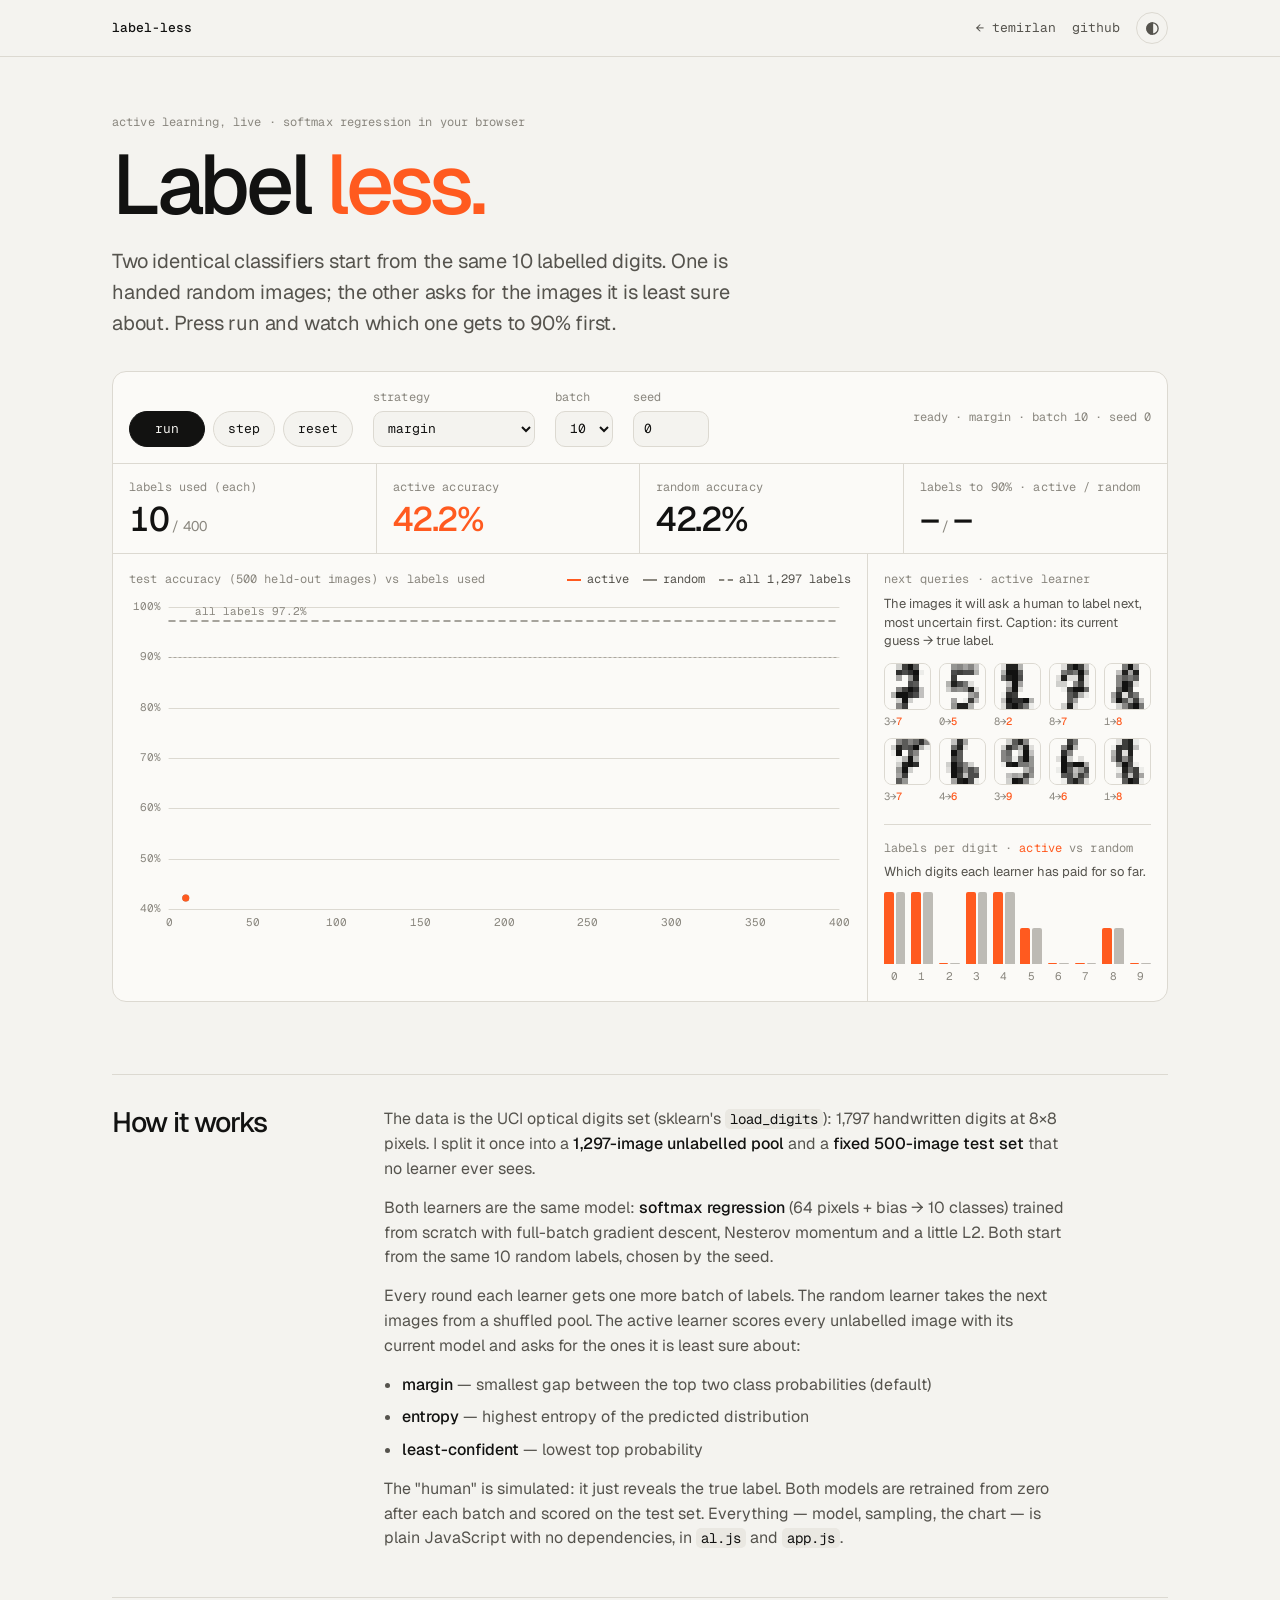
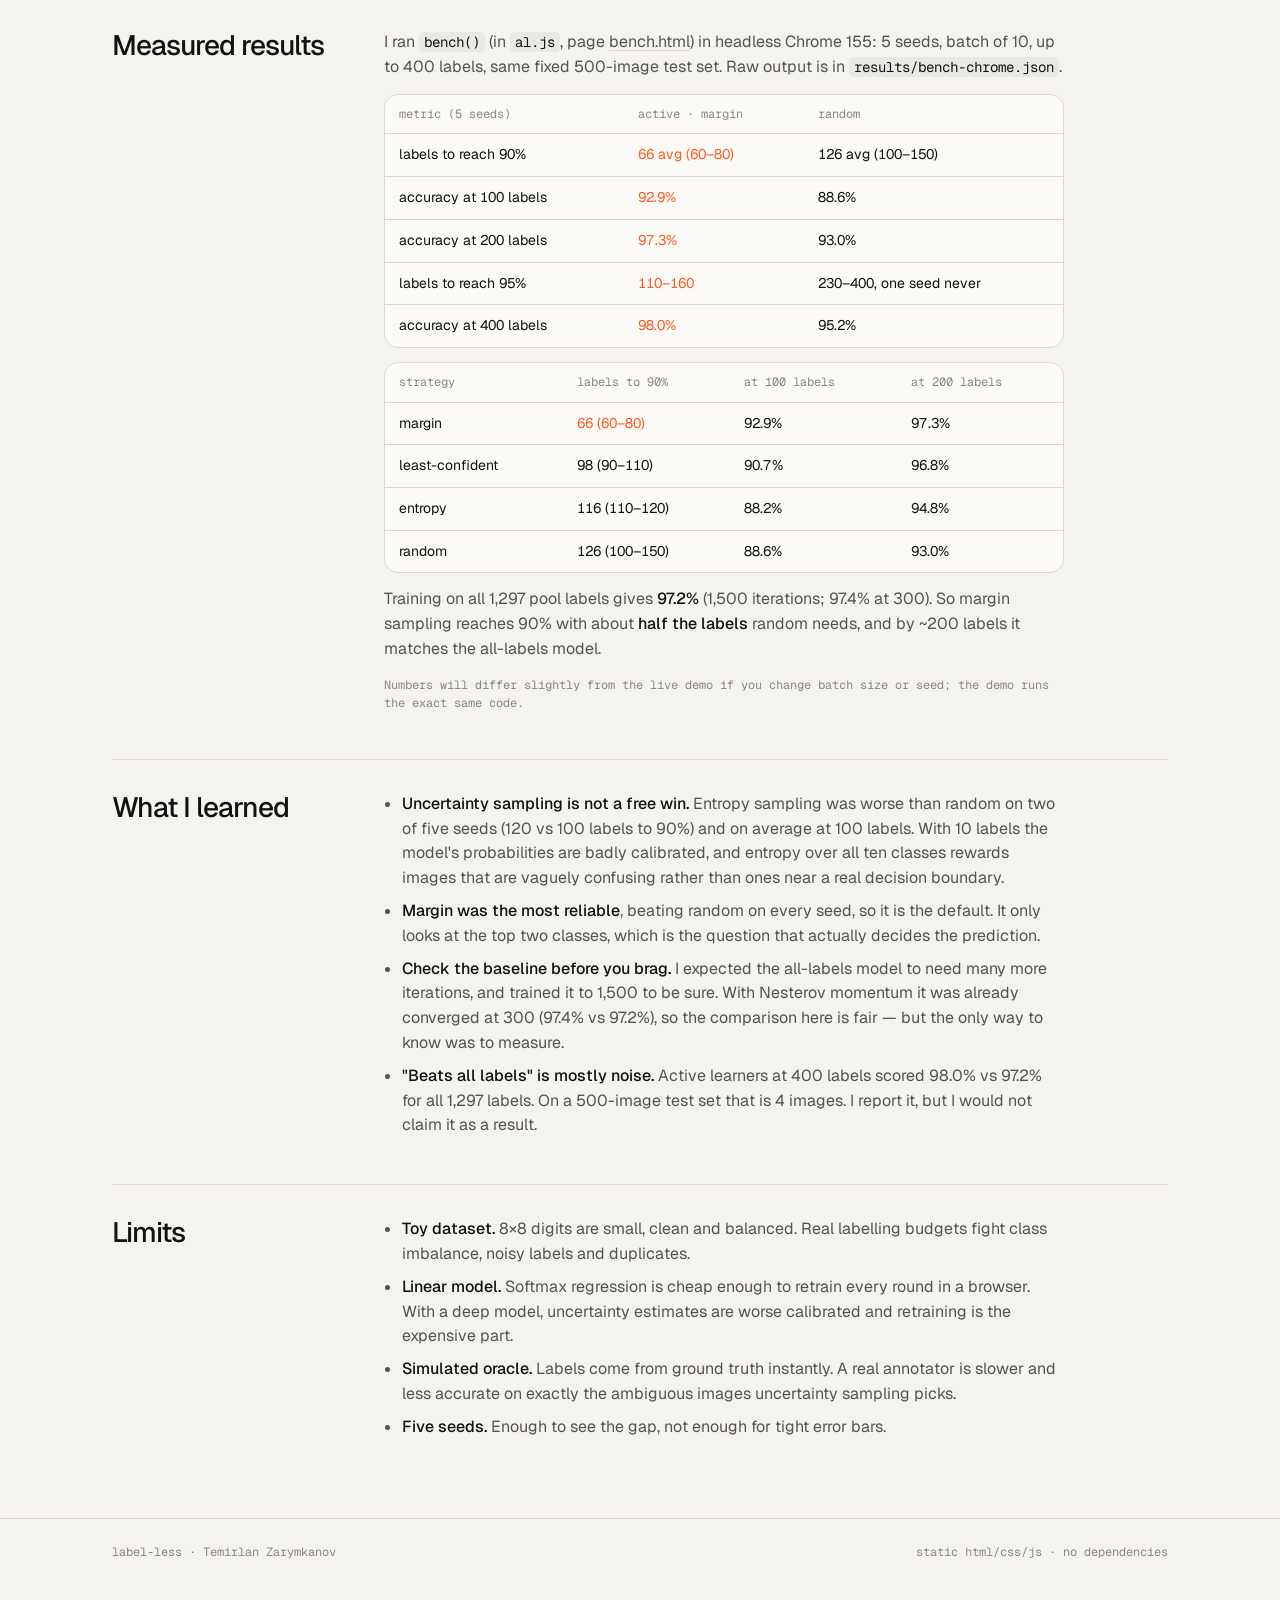
<file: index.html>
<!doctype html>
<html lang="en">
<head>
<meta charset="utf-8">
<meta name="viewport" content="width=device-width, initial-scale=1">
<title>Label Less — active learning, live</title>
<meta name="description" content="Two identical classifiers start from the same 10 labels. One gets random images, the other asks for the ones it is least sure about. Watch the curves in your browser.">
<link rel="preconnect" href="https://fonts.googleapis.com">
<link rel="preconnect" href="https://fonts.gstatic.com" crossorigin>
<link href="https://fonts.googleapis.com/css2?family=Geist:wght@400;500;600&family=Geist+Mono:wght@400;500&display=swap" rel="stylesheet">
<link rel="stylesheet" href="style.css">
<script>
  try { var t = localStorage.getItem('theme'); if (t === 'light' || t === 'dark') document.documentElement.setAttribute('data-theme', t); } catch (e) {}
</script>
</head>
<body>

<header class="top">
  <div class="wrap">
    <span class="name">label-less</span>
    <nav>
      <a href="https://temirlanzzz.github.io">← temirlan</a>
      <a href="https://github.com/temirlanzzz/label-less">github</a>
      <button class="theme" id="theme" type="button" aria-label="Toggle colour theme">
        <svg viewBox="0 0 16 16" fill="none" stroke="currentColor" stroke-width="1.4"><circle cx="8" cy="8" r="6"/><path d="M8 2a6 6 0 0 0 0 12z" fill="currentColor"/></svg>
      </button>
    </nav>
  </div>
</header>

<main>
  <section class="hero wrap">
    <div class="label">active learning, live · softmax regression in your browser</div>
    <h1>Label <em>less.</em></h1>
    <p>Two identical classifiers start from the same 10 labelled digits. One is handed random images; the other asks for the images it is least sure about. Press run and watch which one gets to 90% first.</p>
  </section>

  <section class="wrap" aria-label="Live demo">
    <div class="demo">
      <div class="controls">
        <div class="btns">
          <button class="b primary" id="run" type="button" disabled>run</button>
          <button class="b" id="step" type="button" disabled>step</button>
          <button class="b" id="reset" type="button" disabled>reset</button>
        </div>
        <label class="field"><span class="label">strategy</span>
          <select id="strategy">
            <option value="margin">margin</option>
            <option value="entropy">entropy</option>
            <option value="least">least-confident</option>
          </select>
        </label>
        <label class="field"><span class="label">batch</span>
          <select id="batch">
            <option value="5">5</option>
            <option value="10" selected>10</option>
            <option value="20">20</option>
          </select>
        </label>
        <label class="field"><span class="label">seed</span>
          <input id="seed" type="number" min="0" max="9999" step="1" value="0" inputmode="numeric">
        </label>
        <div class="status" id="status">loading 1,797 digits…</div>
      </div>

      <div class="tiles">
        <div class="tile"><div class="label">labels used (each)</div><div class="v" id="t-labels">–</div></div>
        <div class="tile"><div class="label">active accuracy</div><div class="v acc" id="t-active">–</div></div>
        <div class="tile"><div class="label">random accuracy</div><div class="v" id="t-random">–</div></div>
        <div class="tile"><div class="label">labels to 90% · active / random</div><div class="v" id="t-90">–</div></div>
      </div>

      <div class="stage">
        <div class="chartbox">
          <div class="head">
            <span class="label">test accuracy (500 held-out images) vs labels used</span>
            <div class="legend">
              <span class="la"><i></i>active</span>
              <span class="lr"><i></i>random</span>
              <span class="lb"><i></i>all 1,297 labels</span>
            </div>
          </div>
          <canvas id="chart" role="img" aria-label="Accuracy versus number of labels for the active and random learners"></canvas>
        </div>
        <aside class="queries">
          <div class="label">next queries · active learner</div>
          <p>The images it will ask a human to label next, most uncertain first. Caption: its current guess → true label.</p>
          <div class="grid" id="grid"></div>
          <div class="classes">
            <div class="label">labels per digit · <span style="color:var(--accent)">active</span> vs random</div>
            <p>Which digits each learner has paid for so far.</p>
            <div class="bars" id="bars"></div>
            <div class="bars-x"><span>0</span><span>1</span><span>2</span><span>3</span><span>4</span><span>5</span><span>6</span><span>7</span><span>8</span><span>9</span></div>
          </div>
        </aside>
      </div>
    </div>
  </section>

  <section class="writeup wrap">
    <div class="sec">
      <h2>How it works</h2>
      <div class="body">
        <p>The data is the UCI optical digits set (sklearn's <code>load_digits</code>): 1,797 handwritten digits at 8×8 pixels. I split it once into a <strong>1,297-image unlabelled pool</strong> and a <strong>fixed 500-image test set</strong> that no learner ever sees.</p>
        <p>Both learners are the same model: <strong>softmax regression</strong> (64 pixels + bias → 10 classes) trained from scratch with full-batch gradient descent, Nesterov momentum and a little L2. Both start from the same 10 random labels, chosen by the seed.</p>
        <p>Every round each learner gets one more batch of labels. The random learner takes the next images from a shuffled pool. The active learner scores every unlabelled image with its current model and asks for the ones it is least sure about:</p>
        <ul>
          <li><strong>margin</strong> — smallest gap between the top two class probabilities (default)</li>
          <li><strong>entropy</strong> — highest entropy of the predicted distribution</li>
          <li><strong>least-confident</strong> — lowest top probability</li>
        </ul>
        <p>The "human" is simulated: it just reveals the true label. Both models are retrained from zero after each batch and scored on the test set. Everything — model, sampling, the chart — is plain JavaScript with no dependencies, in <code>al.js</code> and <code>app.js</code>.</p>
      </div>
    </div>

    <div class="sec">
      <h2>Measured results</h2>
      <div class="body" id="results">
        <p>I ran <code>bench()</code> (in <code>al.js</code>, page <a href="bench.html">bench.html</a>) in headless Chrome 155: 5 seeds, batch of 10, up to 400 labels, same fixed 500-image test set. Raw output is in <code>results/bench-chrome.json</code>.</p>
        <div class="tablewrap"><table>
          <thead><tr><th>metric (5 seeds)</th><th>active · margin</th><th>random</th></tr></thead>
          <tbody>
            <tr><td>labels to reach 90%</td><td class="hl">66 avg (60–80)</td><td>126 avg (100–150)</td></tr>
            <tr><td>accuracy at 100 labels</td><td class="hl">92.9%</td><td>88.6%</td></tr>
            <tr><td>accuracy at 200 labels</td><td class="hl">97.3%</td><td>93.0%</td></tr>
            <tr><td>labels to reach 95%</td><td class="hl">110–160</td><td>230–400, one seed never</td></tr>
            <tr><td>accuracy at 400 labels</td><td class="hl">98.0%</td><td>95.2%</td></tr>
          </tbody>
        </table></div>
        <div class="tablewrap"><table>
          <thead><tr><th>strategy</th><th>labels to 90%</th><th>at 100 labels</th><th>at 200 labels</th></tr></thead>
          <tbody>
            <tr><td>margin</td><td class="hl">66 (60–80)</td><td>92.9%</td><td>97.3%</td></tr>
            <tr><td>least-confident</td><td>98 (90–110)</td><td>90.7%</td><td>96.8%</td></tr>
            <tr><td>entropy</td><td>116 (110–120)</td><td>88.2%</td><td>94.8%</td></tr>
            <tr><td>random</td><td>126 (100–150)</td><td>88.6%</td><td>93.0%</td></tr>
          </tbody>
        </table></div>
        <p>Training on all 1,297 pool labels gives <strong>97.2%</strong> (1,500 iterations; 97.4% at 300). So margin sampling reaches 90% with about <strong>half the labels</strong> random needs, and by ~200 labels it matches the all-labels model.</p>
        <p class="note">Numbers will differ slightly from the live demo if you change batch size or seed; the demo runs the exact same code.</p>
      </div>
    </div>

    <div class="sec">
      <h2>What I learned</h2>
      <div class="body" id="learned">
        <ul>
          <li><strong>Uncertainty sampling is not a free win.</strong> Entropy sampling was worse than random on two of five seeds (120 vs 100 labels to 90%) and on average at 100 labels. With 10 labels the model's probabilities are badly calibrated, and entropy over all ten classes rewards images that are vaguely confusing rather than ones near a real decision boundary.</li>
          <li><strong>Margin was the most reliable</strong>, beating random on every seed, so it is the default. It only looks at the top two classes, which is the question that actually decides the prediction.</li>
          <li><strong>Check the baseline before you brag.</strong> I expected the all-labels model to need many more iterations, and trained it to 1,500 to be sure. With Nesterov momentum it was already converged at 300 (97.4% vs 97.2%), so the comparison here is fair — but the only way to know was to measure.</li>
          <li><strong>"Beats all labels" is mostly noise.</strong> Active learners at 400 labels scored 98.0% vs 97.2% for all 1,297 labels. On a 500-image test set that is 4 images. I report it, but I would not claim it as a result.</li>
        </ul>
      </div>
    </div>

    <div class="sec">
      <h2>Limits</h2>
      <div class="body">
        <ul>
          <li><strong>Toy dataset.</strong> 8×8 digits are small, clean and balanced. Real labelling budgets fight class imbalance, noisy labels and duplicates.</li>
          <li><strong>Linear model.</strong> Softmax regression is cheap enough to retrain every round in a browser. With a deep model, uncertainty estimates are worse calibrated and retraining is the expensive part.</li>
          <li><strong>Simulated oracle.</strong> Labels come from ground truth instantly. A real annotator is slower and less accurate on exactly the ambiguous images uncertainty sampling picks.</li>
          <li><strong>Five seeds.</strong> Enough to see the gap, not enough for tight error bars.</li>
        </ul>
      </div>
    </div>
  </section>
</main>

<footer>
  <div class="wrap">
    <span>label-less · Temirlan Zarymkanov</span>
    <span>static html/css/js · no dependencies</span>
  </div>
</footer>

<script src="al.js"></script>
<script src="app.js"></script>
</body>
</html>
</file>
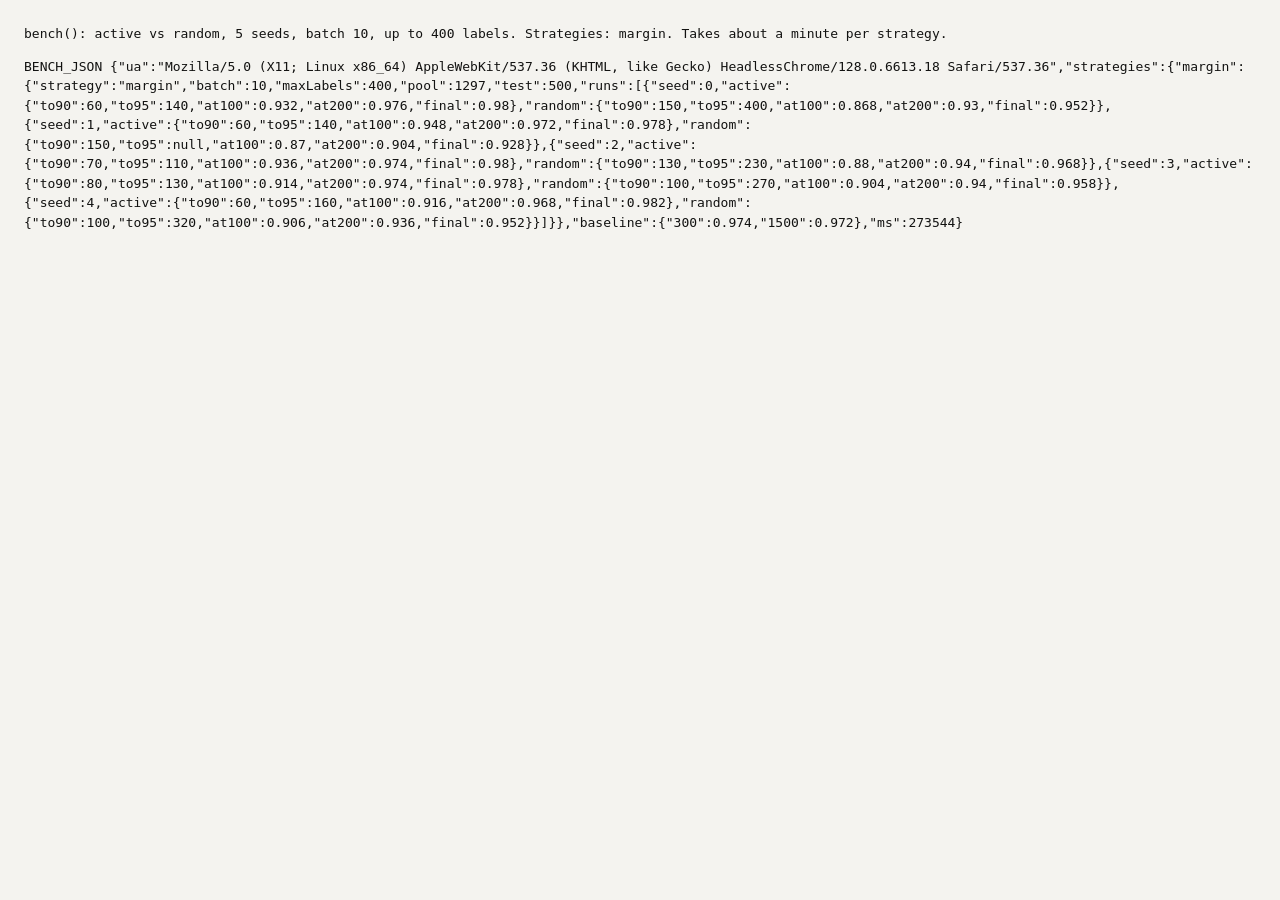
<file: bench.html>
<!doctype html>
<html lang="en">
<head>
<meta charset="utf-8">
<meta name="viewport" content="width=device-width, initial-scale=1">
<title>Label Less — bench</title>
<style>
  body { font: 13px/1.5 ui-monospace, Menlo, Consolas, monospace; margin: 24px; background: #f4f3ef; color: #121211; }
  @media (prefers-color-scheme: dark) { body { background: #0d0d0c; color: #ecebe6; } }
  pre { white-space: pre-wrap; }
</style>
</head>
<body>
<p>bench(): active vs random, 5 seeds, batch 10, up to 400 labels. Strategies: <span id="which"></span>. Takes about a minute per strategy.</p>
<pre id="out">running…</pre>
<script src="al.js"></script>
<script>
  // Usage: bench.html?s=margin,entropy,least   (results are also written to window.result)
  const q = new URLSearchParams(location.search);
  const strategies = (q.get('s') || 'margin').split(',');
  document.getElementById('which').textContent = strategies.join(', ');
  fetch('digits.json').then((r) => r.json()).then((json) => {
    const data = AL.decode(json), sp = AL.split(data);
    const t0 = performance.now();
    const result = { ua: navigator.userAgent, strategies: {} };
    for (const s of strategies) result.strategies[s] = AL.bench(data, { strategy: s, batch: 10, seeds: [0, 1, 2, 3, 4], maxLabels: 400 });
    result.baseline = {};
    for (const it of [300, 1500]) result.baseline[it] = AL.allLabelsBaseline(data, sp, it);
    result.ms = Math.round(performance.now() - t0);
    window.result = result;
    document.getElementById('out').textContent = 'BENCH_JSON ' + JSON.stringify(result);
  });
</script>
</body>
</html>
</file>
<file: style.css>
:root {
  --bg: #f4f3ef; --surface: #eae8e2; --card: #fbfaf7;
  --ink: #121211; --ink-2: #55534d; --ink-3: #8a877f;
  --line: #dcd9d1; --accent: #ff5a1f;
  --random: #8a877f;
  --radius: 14px;
  --sans: 'Geist', ui-sans-serif, system-ui, -apple-system, 'Segoe UI', sans-serif;
  --mono: 'Geist Mono', ui-monospace, 'SFMono-Regular', Menlo, Consolas, monospace;
  color-scheme: light;
}
@media (prefers-color-scheme: dark) {
  :root:not([data-theme="light"]) {
    --bg: #0d0d0c; --surface: #171715; --card: #121211;
    --ink: #ecebe6; --ink-2: #a3a199; --ink-3: #6f6d67;
    --line: #262623; --accent: #ff6a33; --random: #8a877f;
    color-scheme: dark;
  }
}
:root[data-theme="dark"] {
  --bg: #0d0d0c; --surface: #171715; --card: #121211;
  --ink: #ecebe6; --ink-2: #a3a199; --ink-3: #6f6d67;
  --line: #262623; --accent: #ff6a33; --random: #8a877f;
  color-scheme: dark;
}

* { box-sizing: border-box; }
html { -webkit-text-size-adjust: 100%; }
body {
  margin: 0; background: var(--bg); color: var(--ink);
  font-family: var(--sans); font-size: 16px; line-height: 1.55;
  -webkit-font-smoothing: antialiased;
}
a { color: inherit; text-decoration-color: var(--line); text-underline-offset: 3px; }
a:hover { text-decoration-color: var(--accent); }
.wrap { max-width: 1120px; margin: 0 auto; padding: 0 16px; }
@media (min-width: 720px) { .wrap { padding: 0 32px; } }

.mono, .label { font-family: var(--mono); }
.label { font-size: 12px; text-transform: lowercase; letter-spacing: 0.01em; color: var(--ink-3); }

/* top bar */
.top { border-bottom: 1px solid var(--line); }
.top .wrap { display: flex; align-items: center; gap: 16px; height: 56px; }
.top .name { font-family: var(--mono); font-size: 13px; font-weight: 500; }
.top nav { margin-left: auto; display: flex; align-items: center; gap: 16px; font-family: var(--mono); font-size: 13px; color: var(--ink-2); }
.top nav a { text-decoration: none; }
.top nav a:hover { color: var(--ink); }
.theme {
  width: 32px; height: 32px; border-radius: 50%; border: 1px solid var(--line);
  background: transparent; color: var(--ink-2); cursor: pointer; display: grid; place-items: center; padding: 0;
}
.theme:hover { color: var(--ink); border-color: var(--ink-3); }
.theme svg { width: 15px; height: 15px; }

/* hero */
.hero { padding-top: 56px; padding-bottom: 32px; }
.hero h1 {
  font-size: clamp(40px, 8vw, 84px); font-weight: 500; letter-spacing: -0.045em; line-height: 0.98; margin: 12px 0 20px;
}
.hero h1 em { font-style: normal; color: var(--accent); }
.hero p { max-width: 640px; font-size: clamp(17px, 2.1vw, 20px); color: var(--ink-2); margin: 0; letter-spacing: -0.01em; }

/* demo */
.demo { background: var(--card); border: 1px solid var(--line); border-radius: var(--radius); overflow: hidden; }
.controls { display: flex; flex-wrap: wrap; gap: 12px 20px; align-items: end; padding: 16px; border-bottom: 1px solid var(--line); }
.btns { display: flex; gap: 8px; flex-wrap: wrap; }
button.b {
  font-family: var(--mono); font-size: 13px; text-transform: lowercase;
  height: 36px; padding: 0 14px; border-radius: 999px; cursor: pointer;
  border: 1px solid var(--line); background: var(--bg); color: var(--ink);
}
button.b:hover { border-color: var(--ink-3); }
button.b.primary { background: var(--ink); color: var(--bg); border-color: var(--ink); min-width: 76px; }
button.b:disabled { opacity: 0.4; cursor: default; }
.field { display: flex; flex-direction: column; gap: 4px; }
.field select, .field input {
  font-family: var(--mono); font-size: 13px; height: 36px; padding: 0 10px; border-radius: 10px;
  border: 1px solid var(--line); background: var(--bg); color: var(--ink);
}
.field input { width: 76px; }
.field select:focus, .field input:focus, button.b:focus-visible, .theme:focus-visible { outline: 2px solid var(--accent); outline-offset: 2px; }
.status { margin-left: auto; font-family: var(--mono); font-size: 12px; color: var(--ink-3); align-self: center; }
@media (max-width: 719px) { .status { margin-left: 0; width: 100%; } }

.tiles { display: grid; grid-template-columns: repeat(2, 1fr); border-bottom: 1px solid var(--line); }
@media (min-width: 720px) { .tiles { grid-template-columns: repeat(4, 1fr); } }
.tile { padding: 14px 16px; border-right: 1px solid var(--line); border-bottom: 1px solid var(--line); min-width: 0; }
.tile:nth-child(2n) { border-right: 0; }
.tile:nth-last-child(-n+2) { border-bottom: 0; }
@media (min-width: 720px) {
  .tile { border-bottom: 0; }
  .tile:nth-child(2n) { border-right: 1px solid var(--line); }
  .tile:last-child { border-right: 0; }
}
.tile .v { font-size: clamp(24px, 3.4vw, 34px); font-weight: 500; letter-spacing: -0.04em; line-height: 1.15; margin-top: 4px; font-variant-numeric: tabular-nums; }
.tile .v small { font-size: 14px; color: var(--ink-3); letter-spacing: 0; font-weight: 400; }
.tile .v.acc { color: var(--accent); }

.stage { display: grid; grid-template-columns: 1fr; }
@media (min-width: 900px) { .stage { grid-template-columns: minmax(0, 1fr) 300px; } }
.chartbox { padding: 16px; min-width: 0; }
.chartbox .head { display: flex; justify-content: space-between; align-items: baseline; gap: 12px; flex-wrap: wrap; margin-bottom: 8px; }
.legend { display: flex; gap: 14px; flex-wrap: wrap; font-family: var(--mono); font-size: 12px; color: var(--ink-2); }
.legend i { display: inline-block; width: 14px; height: 0; border-top: 2px solid; vertical-align: middle; margin-right: 6px; }
.legend .la i { border-color: var(--accent); }
.legend .lr i { border-color: var(--random); }
.legend .lb i { border-color: var(--ink-3); border-top-style: dashed; }
canvas#chart { width: 100%; height: 340px; display: block; }
@media (max-width: 719px) { canvas#chart { height: 260px; } }

.queries { padding: 16px; border-top: 1px solid var(--line); }
@media (min-width: 900px) { .queries { border-top: 0; border-left: 1px solid var(--line); } }
.queries p { font-size: 13px; color: var(--ink-2); margin: 6px 0 12px; line-height: 1.45; }
.grid { display: grid; grid-template-columns: repeat(5, 1fr); gap: 8px; }
.cell { min-width: 0; }
.cell canvas { width: 100%; aspect-ratio: 1; display: block; border-radius: 8px; border: 1px solid var(--line); image-rendering: pixelated; background: var(--bg); }
.cell .cap { font-family: var(--mono); font-size: 10.5px; color: var(--ink-3); margin-top: 3px; white-space: nowrap; overflow: hidden; text-overflow: ellipsis; }
.cell .cap b { color: var(--ink); font-weight: 500; }
.cell .cap .x { color: var(--accent); }

/* write-up */
.writeup { padding-top: 72px; padding-bottom: 32px; }
.sec { display: grid; grid-template-columns: 1fr; gap: 8px 32px; padding: 32px 0; border-top: 1px solid var(--line); }
@media (min-width: 900px) { .sec { grid-template-columns: 240px minmax(0, 1fr); } }
.sec h2 { font-size: 28px; font-weight: 500; letter-spacing: -0.035em; line-height: 1.1; margin: 0; }
.sec .body { max-width: 680px; color: var(--ink-2); }
.sec .body p { margin: 0 0 14px; }
.sec .body strong { color: var(--ink); font-weight: 500; }
.sec .body ul { margin: 0 0 14px; padding-left: 18px; }
.sec .body li { margin-bottom: 8px; }
.sec code { font-family: var(--mono); font-size: 0.88em; background: var(--surface); padding: 1px 5px; border-radius: 5px; color: var(--ink); }
.tablewrap { overflow-x: auto; border: 1px solid var(--line); border-radius: var(--radius); background: var(--card); margin-bottom: 14px; }
table { border-collapse: collapse; width: 100%; font-size: 14px; }
th, td { text-align: left; padding: 10px 14px; border-bottom: 1px solid var(--line); white-space: nowrap; }
tr:last-child td { border-bottom: 0; }
th { font-family: var(--mono); font-weight: 400; font-size: 12px; color: var(--ink-3); text-transform: lowercase; }
td { color: var(--ink); font-variant-numeric: tabular-nums; }
td.hl { color: var(--accent); }
.note { font-family: var(--mono); font-size: 12px; color: var(--ink-3); }

footer { border-top: 1px solid var(--line); padding: 24px 0 40px; font-family: var(--mono); font-size: 12px; color: var(--ink-3); }
footer .wrap { display: flex; justify-content: space-between; gap: 12px; flex-wrap: wrap; }

.classes { margin-top: 20px; padding-top: 14px; border-top: 1px solid var(--line); }
.classes p { margin: 6px 0 10px; }
.bars { display: grid; grid-template-columns: repeat(10, 1fr); gap: 6px; align-items: end; height: 72px; }
.bar { display: flex; gap: 2px; align-items: end; height: 100%; }
.bar i { flex: 1; display: block; min-height: 1px; border-radius: 2px 2px 0 0; }
.bar i.a { background: var(--accent); }
.bar i.r { background: var(--random); opacity: 0.55; }
.bars-x { display: grid; grid-template-columns: repeat(10, 1fr); gap: 6px; font-family: var(--mono); font-size: 11px; color: var(--ink-3); text-align: center; margin-top: 4px; }
</file>
